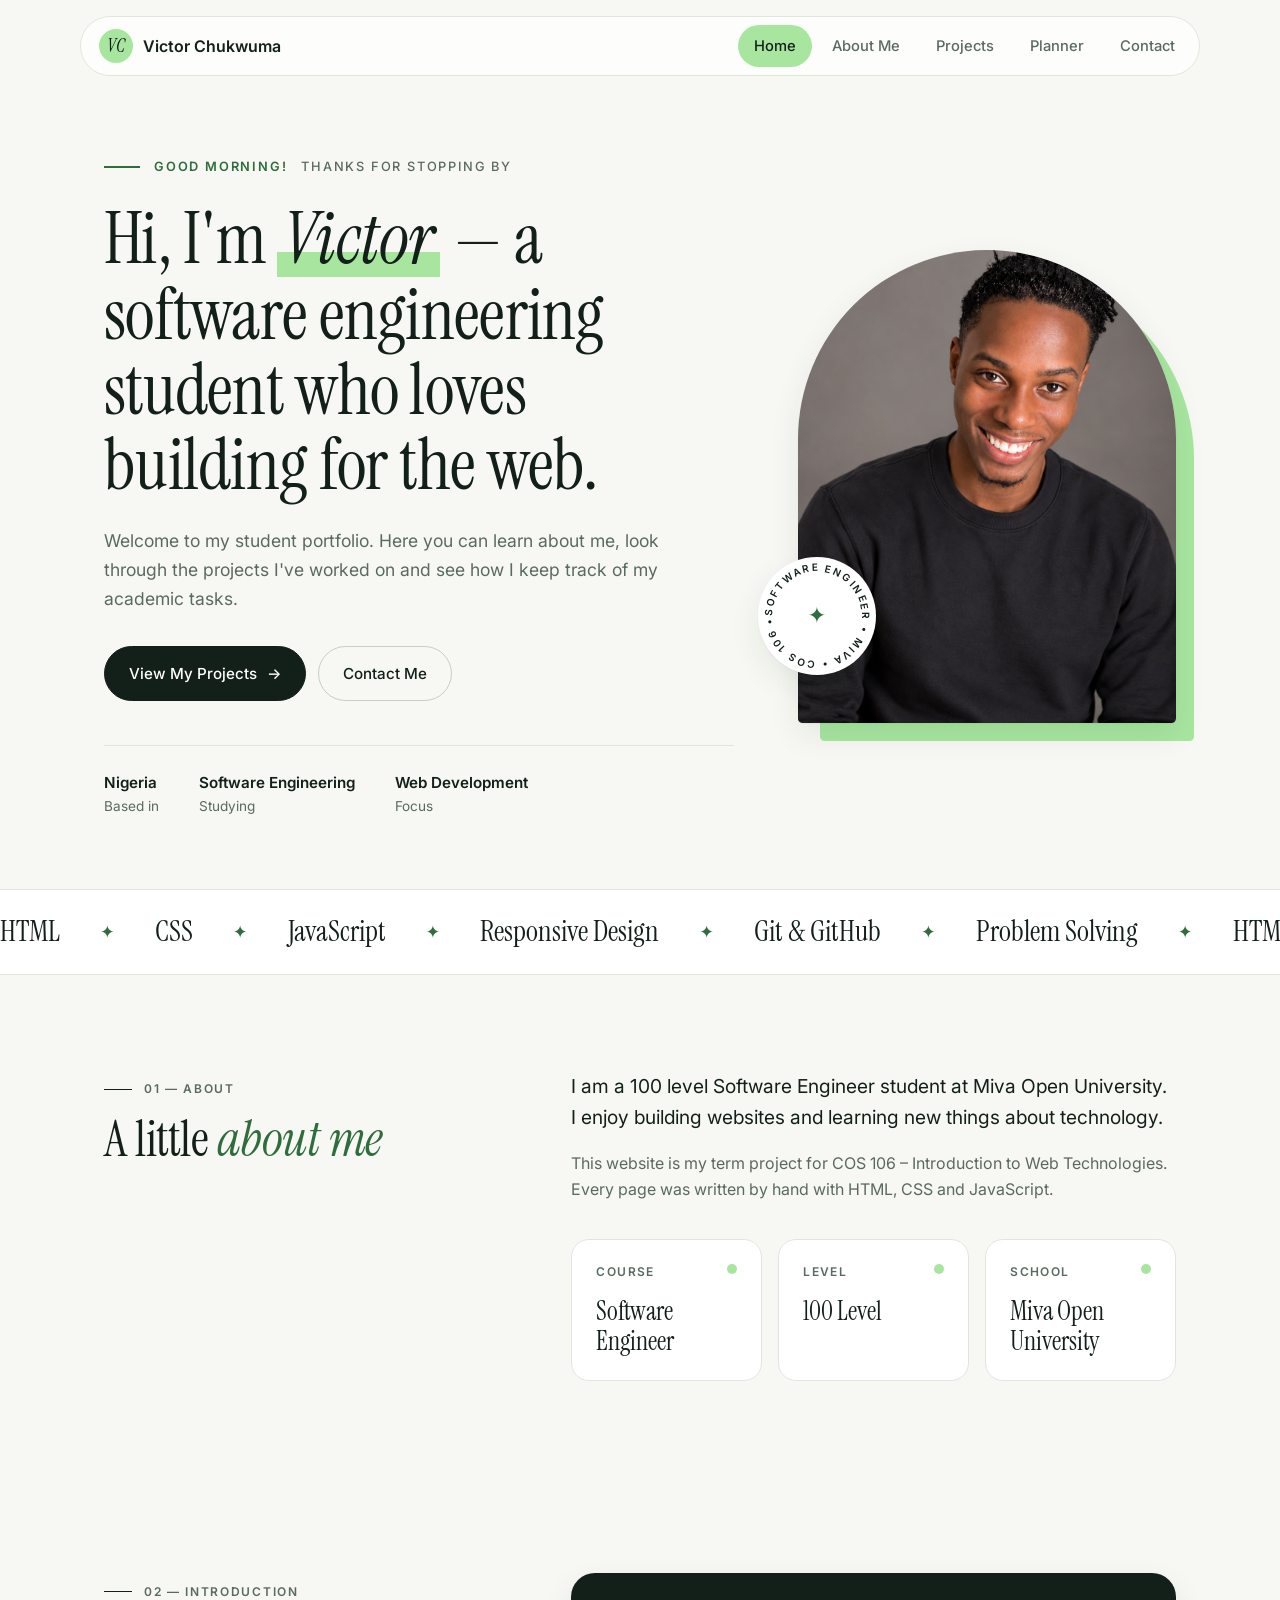
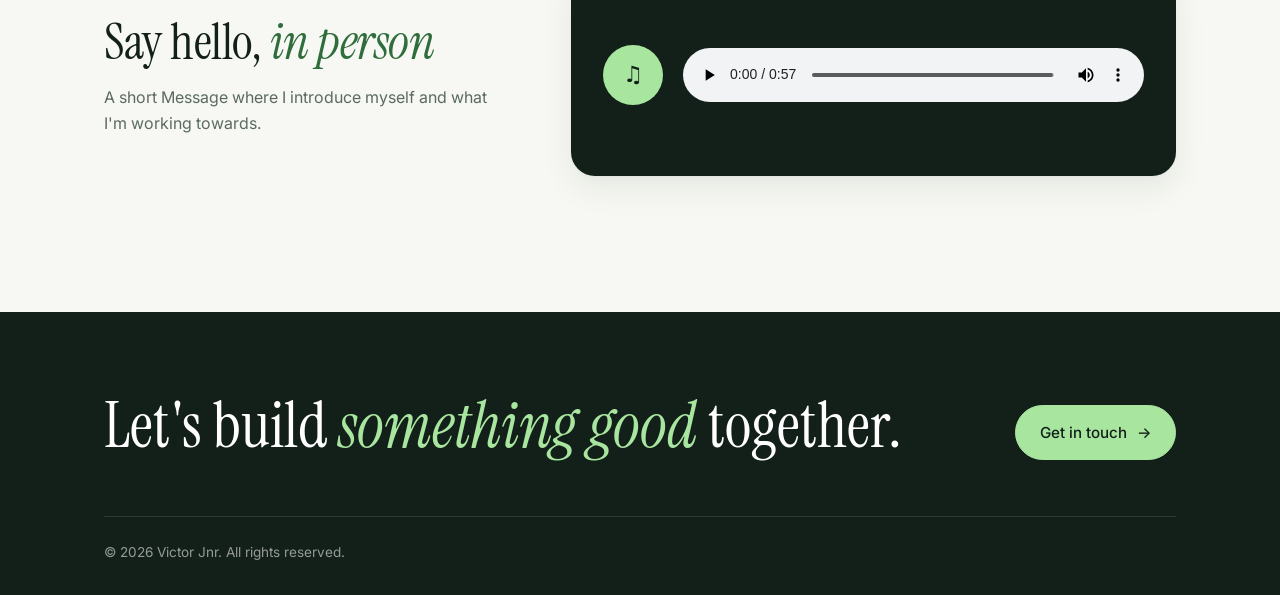
<file: index.html>
<!DOCTYPE html>
<!--
  =========================================================
  HOME PAGE  (index.html)
    - Name and photograph   -> see "HERO SECTION" below
    - Welcome message               -> see "HERO SECTION" below
    - Navigation menu               -> see "NAVIGATION MENU" below
    - Brief biography               -> see "BIOGRAPHY SECTION" below
    - Professional-looking layout   -> handled in css/style.css
  =========================================================
-->
<html lang="en">
<head>
  <meta charset="UTF-8">
  <meta name="viewport" content="width=device-width, initial-scale=1.0">
  <title>Home | Victor Chukwuma</title>

  <!-- Fonts from Google Fonts: "Instrument Serif" for headings, "Inter" for normal text -->
  <link rel="preconnect" href="https://fonts.googleapis.com">
  <link rel="preconnect" href="https://fonts.gstatic.com" crossorigin>
  <link href="https://fonts.googleapis.com/css2?family=Instrument+Serif:ital@0;1&family=Inter:wght@400;500;600&display=swap" rel="stylesheet">

  <!-- Tab icon (favicon) shown in the browser tab -->
  <link rel="icon" type="image/png" href="images/v.png">
  <link rel="stylesheet" href="css/style.css">
</head>
<body>

  <!-- ===================== HEADER + NAVIGATION MENU ===================== -->
  <header class="site-header">
    <a href="index.html" class="logo"><span class="logo-mark">VC</span>Victor Chukwuma</a>

    <!-- This button only shows on small screens (mobile menu). JS in js/main.js opens/closes it -->
    <button class="menu-toggle" id="menuToggle" aria-label="Open menu" aria-expanded="false">
      <span></span><span></span>
    </button>

    <nav>
      <ul class="nav-links" id="navLinks">
        <li><a href="index.html" class="active">Home</a></li>
        <li><a href="about.html">About Me</a></li>
        <li><a href="projects.html">Projects</a></li>
        <li><a href="planner.html">Planner</a></li>
        <li><a href="contact.html">Contact</a></li>
      </ul>
    </nav>
  </header>

  <!--  Proper semantic HTML - <main> holds the main content of the page -->
  <main>

    <!-- ===================== HERO SECTION ===================== -->
    <!--  Homepage - student name, photograph and welcome message.  Professional-looking layout (CSS Grid, see style.css section 5) -->
    <section class="hero">
      <div class="hero-text">

        <!-- Greeting pill. JS in js/main.js (section 2) changes "Hello!" to
             Good morning / afternoon / evening based on the time -->
        <p class="eyebrow">
          <span class="greeting" id="greeting">Hello!</span>
          Thanks for stopping by
        </p>

        <!-- About me -->
        <h1>Hi, I'm <span class="highlight">Victor</span> &mdash; a software engineering student who loves building for the web.</h1>

        <!--  Welcome message.  -->
        <p class="welcome">
          Welcome to my student portfolio. Here you can learn about me,
          look through the projects I've worked on and see how I keep track of my academic tasks.
        </p>

        <!-- Hyperlinks (styled as buttons) -->
        <div class="hero-buttons">
          <a href="projects.html" class="btn">View My Projects <span class="arrow">&rarr;</span></a>
          <a href="contact.html" class="btn btn-outline">Contact Me</a>
        </div>

        <!-- Quick facts  -->
        <ul class="hero-meta">
          <li><strong>Nigeria</strong>Based in</li>
          <li><strong>Software Engineering</strong>Studying</li>
          <li><strong>Web Development</strong>Focus</li>
        </ul>
      </div>

      <!-- Images - My PHOTOGRAPH. Proper semantic HTML - <figure> wraps an image -->
      <figure class="hero-photo">
        <div class="photo-frame">
          <!-- My profile photo -->
          <img src="images/PrPic.png" alt="vik jnr" class="profile-photo">
        </div>

        <!-- Spinning round badge. The text goes around a circle drawn with SVG.
             -->
        <div class="badge" aria-hidden="true">
          <svg viewBox="0 0 100 100">
            <defs>
              <path id="badgeCircle" d="M50,50 m-38,0 a38,38 0 1,1 76,0 a38,38 0 1,1 -76,0"></path>
            </defs>
            <text>
              <textPath href="#badgeCircle" textLength="236" lengthAdjust="spacing">SOFTWARE ENGINEER &bull; MIVA &bull; COS 106 &bull;</textPath>
            </text>
          </svg>
          <span class="badge-center">&#10022;</span>
        </div>
      </figure>
    </section>

    <!-- ===================== MOVING WORDS (MARQUEE) ===================== -->
    <!-- Just decoration. The words are written twice so the animation loops smoothly. -->
    <div class="marquee" aria-hidden="true">
      <div class="marquee-track">
        <span>HTML</span><span class="star">&#10022;</span>
        <span>CSS</span><span class="star">&#10022;</span>
        <span>JavaScript</span><span class="star">&#10022;</span>
        <span>Responsive Design</span><span class="star">&#10022;</span>
        <span>Git &amp; GitHub</span><span class="star">&#10022;</span>
        <span>Problem Solving</span><span class="star">&#10022;</span>
        <span>HTML</span><span class="star">&#10022;</span>
        <span>CSS</span><span class="star">&#10022;</span>
        <span>JavaScript</span><span class="star">&#10022;</span>
        <span>Responsive Design</span><span class="star">&#10022;</span>
        <span>Git &amp; GitHub</span><span class="star">&#10022;</span>
        <span>Problem Solving</span><span class="star">&#10022;</span>
      </div>
    </div>

    <!-- ===================== BIOGRAPHY SECTION ===================== -->
    <!--  Brief biography. "split" = two columns (CSS Grid).  Proper semantic HTML - <section> -->
    <section class="section split">
      <div class="section-head reveal">
        <span class="section-label">01 &mdash; About</span>
        <h2>A little <em>about me</em></h2>
      </div>

      <div class="reveal">
        <!--  My short bio here  -->
        <p class="lead">
          I am a 100 level Software Engineer student at Miva Open University.
          I enjoy building websites and learning new things about technology.
        </p>
        <p class="muted">
          This website is my term project for COS 106 &ndash; Introduction to Web Technologies.
          Every page was written by hand with HTML, CSS and JavaScript.
        </p>

        <!-- Quick facts shown as cards (uses CSS Grid in style.css) -->
        <div class="card-grid">
          <div class="card">
            <h3>Course</h3>
            <p>Software Engineer</p>
          </div>
          <div class="card">
            <h3>Level</h3>    
            <p>100 Level</p>
          </div>
          <div class="card">
            <h3>School</h3>
            <p>Miva Open University</p>
          </div>
        </div>
      </div>
    </section>

    <!-- ===================== AUDIO SECTION ===================== -->
    <!-- Multimedia (audio). This used to be a video; it was changed to an audio
         intro. Styled by ".intro-audio" in css/style.css (section 5). -->
    <section class="section split">
      <div class="section-head reveal">
        <span class="section-label">02 &mdash; Introduction</span>
        <h2>Say hello, <em>in person</em></h2>
        <p class="muted">A short Message where I introduce myself and what I'm working towards.</p>
      </div>

      <div class="reveal intro-audio">
        <!-- Music-note icon in a green circle (just decoration) -->
        <div class="intro-audio-icon" aria-hidden="true">&#9835;</div>
        <!-- PUT YOUR AUDIO HERE: save a short voice note in the "audio" folder as "intro.mp3"
             (or change the src below to your own file name) -->
        <audio controls>
          <source src="audio/Homevc.mp3" type="audio/mpeg">
          <!-- This text shows only if the browser can't play audio -->
          Sorry, your browser does not support the audio tag.
        </audio>
      </div>
    </section>

  </main>

  <!-- ===================== FOOTER ===================== -->
  <footer class="site-footer">
    <div class="footer-inner">
      <p class="footer-big">Let's build <em>something good</em> together.</p>
      <a href="contact.html" class="btn btn-light">Get in touch <span class="arrow">&rarr;</span></a>
    </div>
    <div class="footer-bottom">
      <!-- The year is filled in automatically by JS (see js/main.js).  -->
      <p>&copy; <span id="year">2026</span> Victor Jnr. All rights reserved.</p>

    </div>
  </footer>

  <!-- JavaScript file shared by every page (menu, greeting, footer year, scroll effects) -->
  <script src="js/main.js"></script>
</body>
</html>
</file>
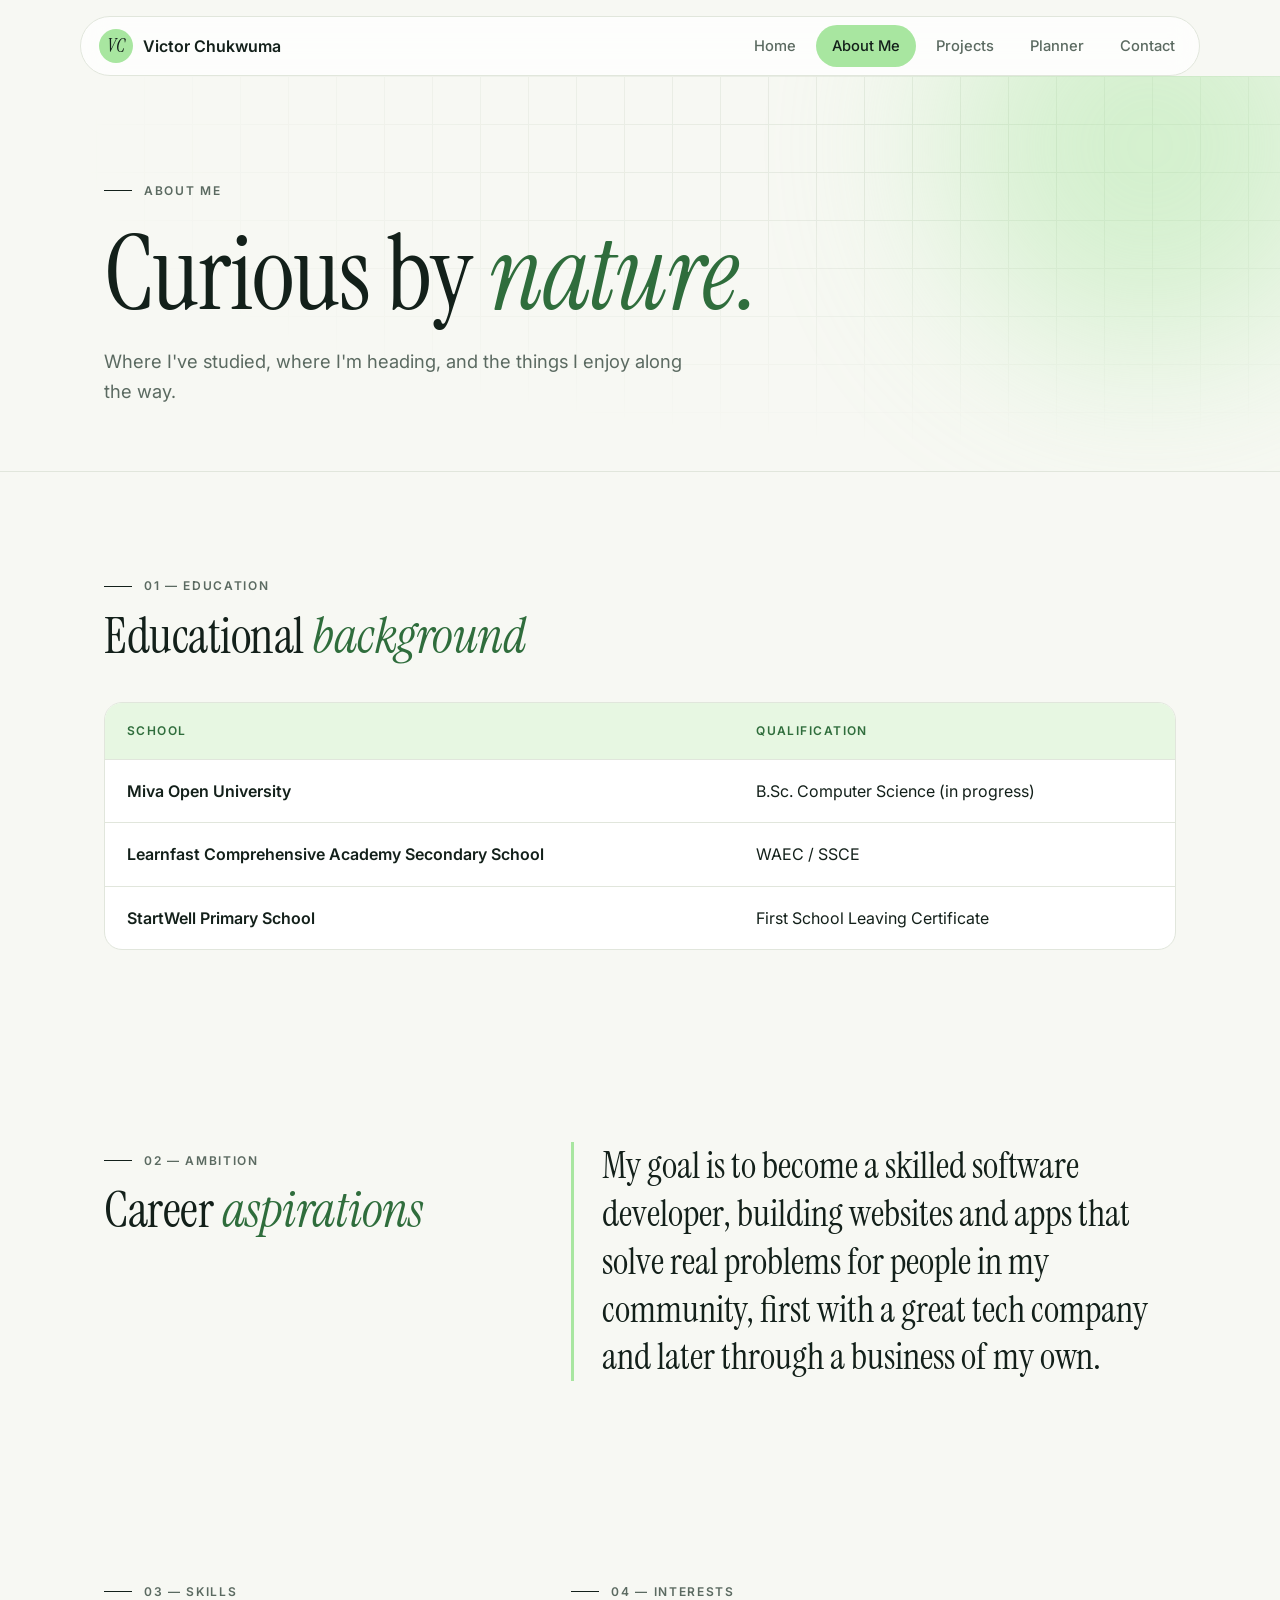
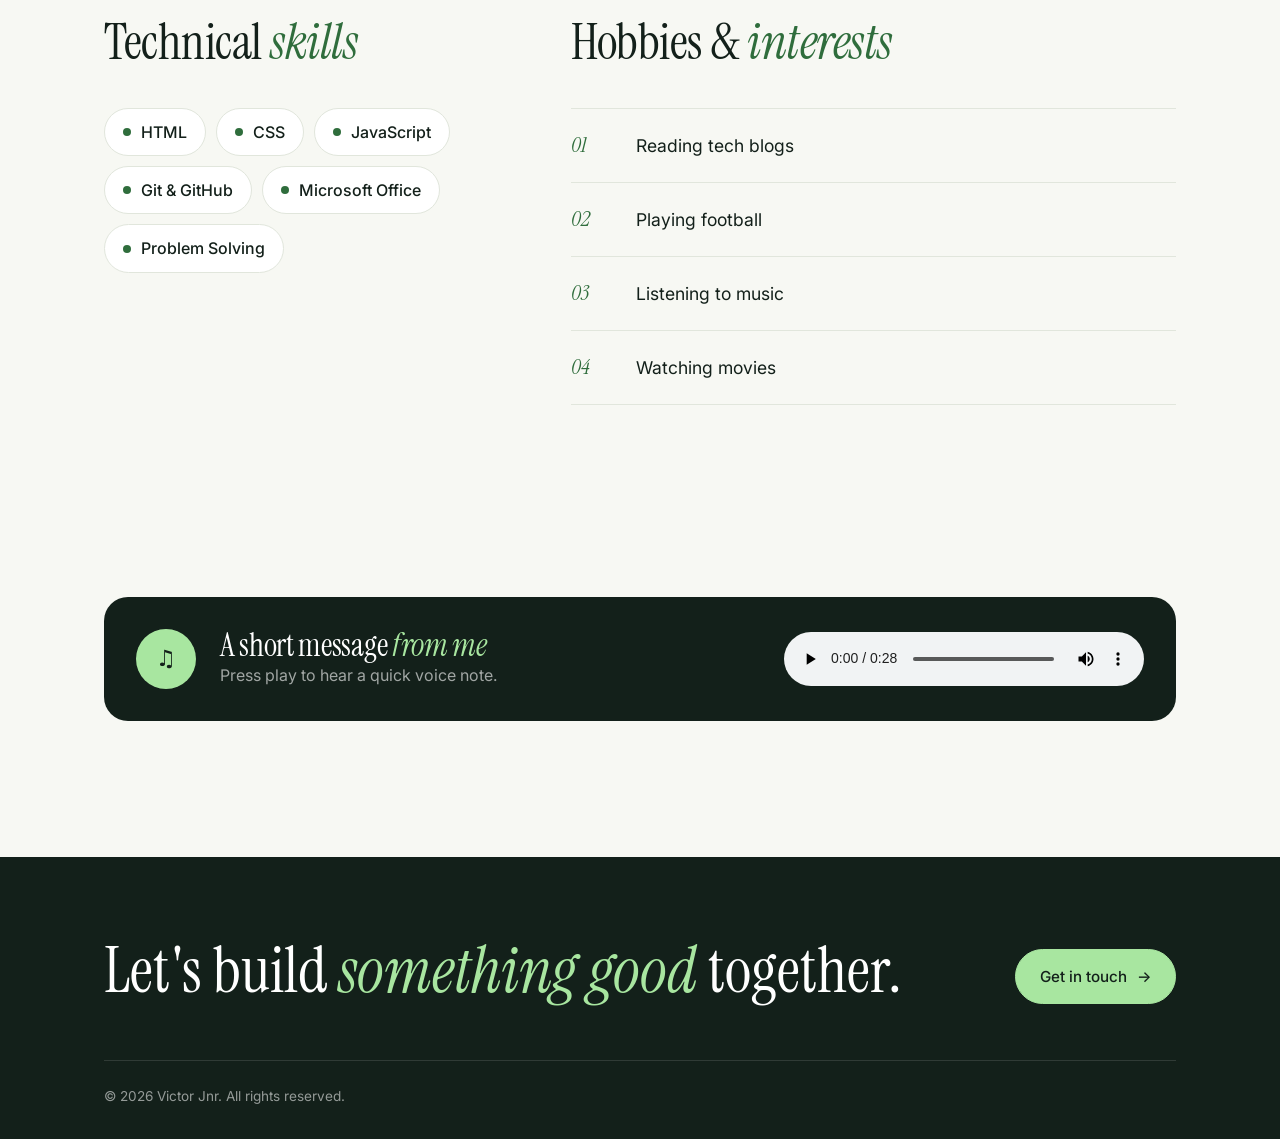
<file: about.html>
<!DOCTYPE html>
<!--
  =========================================================
  ABOUT ME PAGE  (about.html)
  PDF Requirement 2: About Me Page
    - Educational background  -> see "EDUCATION" (uses a TABLE)
    - Career aspirations      -> see "CAREER ASPIRATIONS"
    - Technical skills        -> see "TECHNICAL SKILLS" (uses a LIST)
    - Hobbies and interests   -> see "HOBBIES" (uses a LIST)
  =========================================================
-->
<html lang="en">
<head>
  <meta charset="UTF-8">
  <meta name="viewport" content="width=device-width, initial-scale=1.0">
  <title>About Me | Victor Chukwuma</title>
  <!-- Fonts from Google Fonts -->
  <link rel="preconnect" href="https://fonts.googleapis.com">
  <link rel="preconnect" href="https://fonts.gstatic.com" crossorigin>
  <link href="https://fonts.googleapis.com/css2?family=Instrument+Serif:ital@0;1&family=Inter:wght@400;500;600&display=swap" rel="stylesheet">
  <!-- External CSS stylesheet -->
  <!-- Tab icon (favicon) shown in the browser tab -->
  <link rel="icon" type="image/png" href="images/v.png">
  <link rel="stylesheet" href="css/style.css">
</head>
<body>

  <!-- ===================== HEADER + NAVIGATION MENU ===================== -->
  <!--Proper semantic HTML - <header> holds the logo and the menu -->
  <header class="site-header">
    <a href="index.html" class="logo"><span class="logo-mark">VC</span>Victor Chukwuma</a>
    <button class="menu-toggle" id="menuToggle" aria-label="Open menu" aria-expanded="false">
      <span></span><span></span>
    </button>
    <!-- Navigation menu + Hyperlinks + Lists (a semantic <nav> holding a <ul> list of links) -->
    <nav>
      <ul class="nav-links" id="navLinks">
        <li><a href="index.html">Home</a></li>
        <li><a href="about.html" class="active">About Me</a></li>
        <li><a href="projects.html">Projects</a></li>
        <li><a href="planner.html">Planner</a></li>
        <li><a href="contact.html">Contact</a></li>
      </ul>
    </nav>
  </header>

  <!-- Proper semantic HTML - <main> holds the main content of the page -->
  <main>

    <!-- Page title banner.  -->
    <section class="page-banner">
      <span class="section-label">About me</span>
      <h1>Curious by <em>nature.</em></h1>
      <p>Where I've studied, where I'm heading, and the things I enjoy along the way.</p>
    </section>

    <!-- ===================== EDUCATION ===================== -->
    <!--  Educational background  +  Tables (<table>, <thead>, <tbody>, <tr>, <th>, <td>)  +  -->
    <section class="section">
      <div class="section-head reveal">
        <span class="section-label">01 &mdash; Education</span>
        <h2>Educational <em>background</em></h2>
      </div>

      <!-- The wrapper div lets the table scroll sideways on small phones -->
      <div class="table-wrapper reveal">
        <table>
          <thead>
            <tr>
              <th>School</th>
              <th>Qualification</th>
            </tr>
          </thead>
          <tbody>
            <tr>
              <td>Miva Open University</td>
              <td>B.Sc. Computer Science (in progress)</td>
            </tr>
            <tr>
              <td>Learnfast Comprehensive Academy Secondary School</td>
              <td>WAEC / SSCE</td>
            </tr>
            <tr>
              <td>StartWell Primary School</td>
              <td>First School Leaving Certificate</td>
            </tr>
          </tbody>
        </table>
      </div>
    </section>

    <!-- ===================== CAREER ASPIRATIONS ===================== -->
    <!-- Career aspirations -->
    <section class="section split">
      <div class="section-head reveal">
        <span class="section-label">02 &mdash; Ambition</span>
        <h2>Career <em>aspirations</em></h2>
      </div>

      <!-- What I want to become -->
      <p class="statement reveal">
        My goal is to become a skilled software developer, building websites and apps
        that solve real problems for people in my community, first with a great tech company
        and later through a business of my own.
      </p>
    </section>

    <!-- ===================== SKILLS + HOBBIES ===================== -->
    <!-- Two columns side by side (CSS Grid "split" class) -->
    <section class="section split">

      <!-- TECHNICAL SKILLS  -   Technical skills + Lists (unordered list) -->
      <div class="reveal">
        <div class="section-head">
          <span class="section-label">03 &mdash; Skills</span>
          <h2>Technical <em>skills</em></h2>
        </div>
        <!--My skills <li> -->
        <ul class="skills-list">
          <li>HTML</li>
          <li>CSS</li>
          <li>JavaScript</li>
          <li>Git &amp; GitHub</li>
          <li>Microsoft Office</li>
          <li>Problem Solving</li>
        </ul>
      </div>

      <!-- HOBBIES   -->
      <div class="reveal">
        <div class="section-head">
          <span class="section-label">04 &mdash; Interests</span>
          <h2>Hobbies &amp; <em>interests</em></h2>
        </div>
    
        <ol class="hobbies-list">
          <li>Reading tech blogs</li>
          <li>Playing football</li>
          <li>Listening to music</li>
          <li>Watching movies</li>
        </ol>
      </div>
    </section>

    <!-- ===================== AUDIO ===================== -->
    <!--Multimedia (audio) - an extra example of multimedia -->
    <section class="section">
      <div class="audio-card reveal">
        <div class="audio-icon" aria-hidden="true">&#9835;</div>
        <div class="audio-text">
          <h2>A short message <em>from me</em></h2>
          <p>Press play to hear a quick voice note.</p>
        </div>

        <!-- My audio -->
        <audio controls>
          <source src="audio/Aboutvc.mp3" type="audio/mpeg">
          Sorry, your browser does not support the audio tag.
        </audio>
      </div>
    </section>

  </main>

  <footer class="site-footer">
    <div class="footer-inner">
      <p class="footer-big">Let's build <em>something good</em> together.</p>
      <a href="contact.html" class="btn btn-light">Get in touch <span class="arrow">&rarr;</span></a>
    </div>
    <div class="footer-bottom">
    
      <p>&copy; <span id="year">2026</span> Victor Jnr. All rights reserved.</p>
    </div>
  </footer>

  <script src="js/main.js"></script>
</body>
</html>
</file>
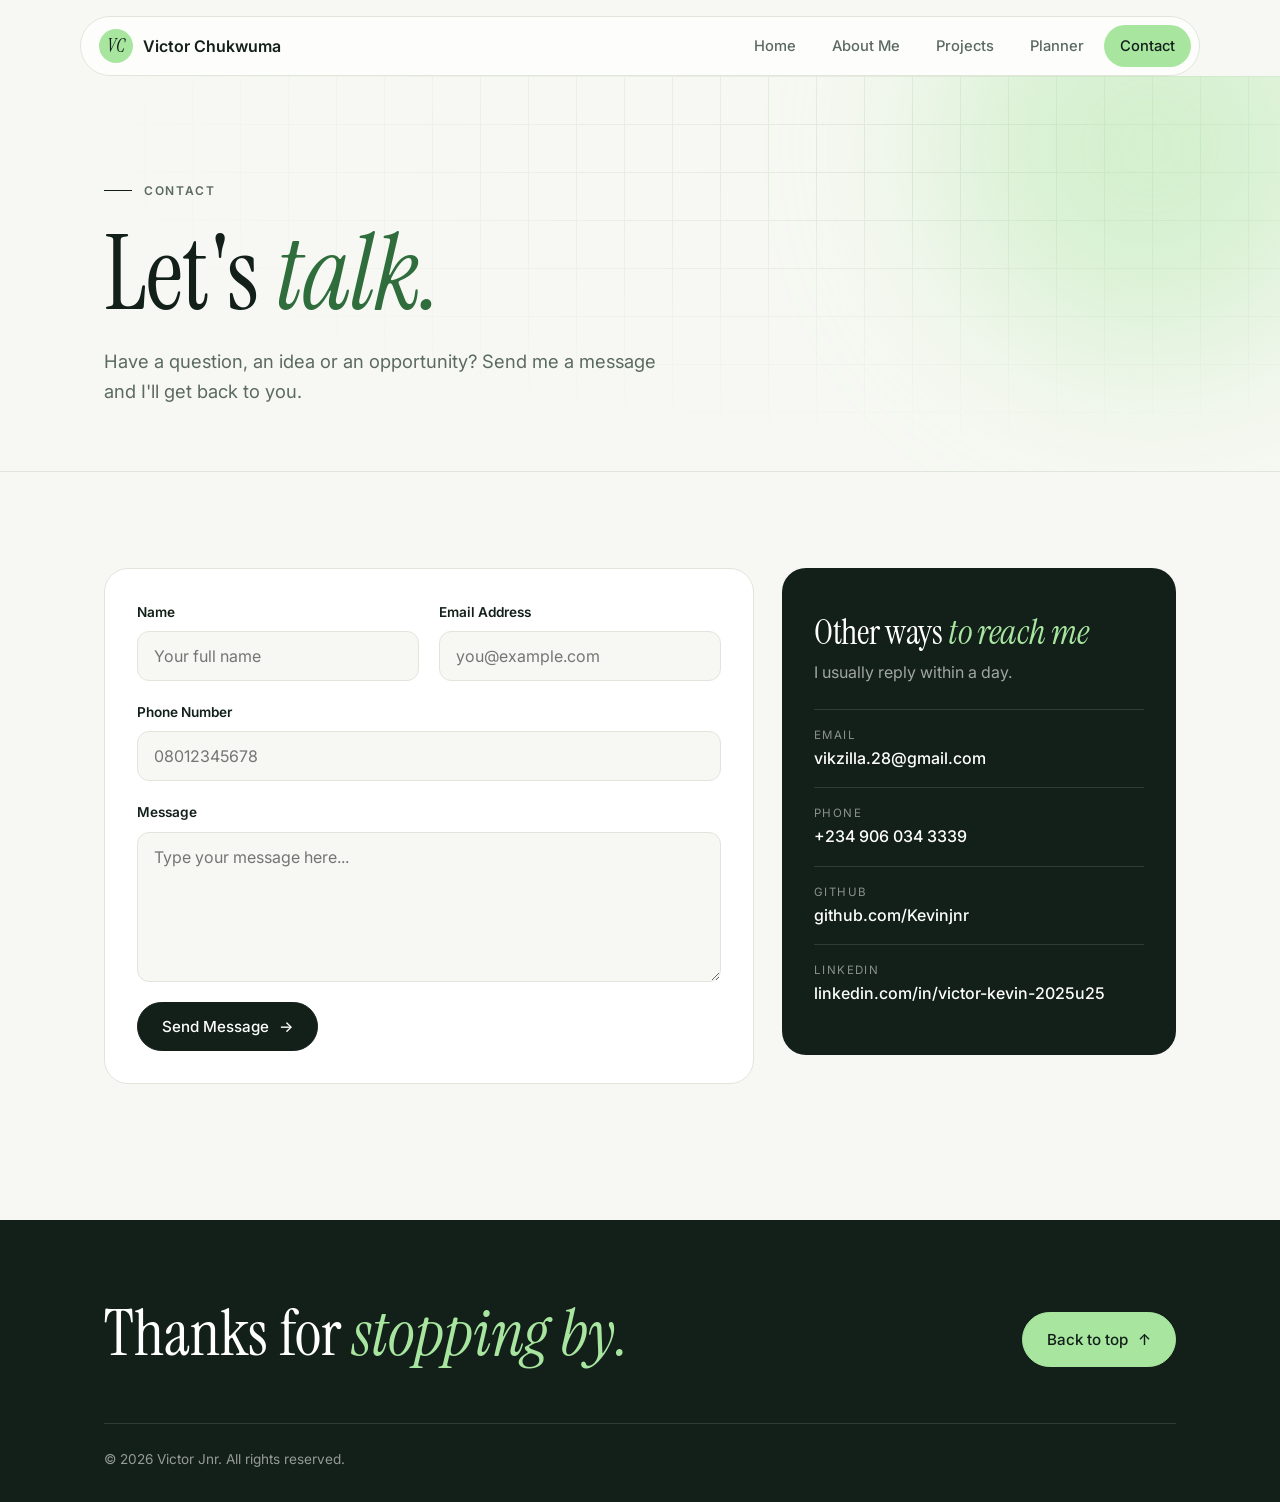
<file: contact.html>
<!DOCTYPE html>
<!--
  =========================================================
  CONTACT PAGE  (contact.html)
    - Form with Name, Email Address, Phone Number, Message -> see "CONTACT FORM"
    - JavaScript validation -> all in js/contact.js
        * No field is empty
        * Email format is valid
        * Phone number contains only digits      
  =========================================================
-->
<html lang="en">
<head>
  <meta charset="UTF-8">
  <meta name="viewport" content="width=device-width, initial-scale=1.0">
  <title>Contact | Victor Chukwuma</title>
  <!-- Fonts from Google Fonts -->
  <link rel="preconnect" href="https://fonts.googleapis.com">
  <link rel="preconnect" href="https://fonts.gstatic.com" crossorigin>
  <link href="https://fonts.googleapis.com/css2?family=Instrument+Serif:ital@0;1&family=Inter:wght@400;500;600&display=swap" rel="stylesheet">
 
  <!-- Tab icon (favicon) shown in the browser tab -->
  <link rel="icon" type="image/png" href="images/v.png">
  <link rel="stylesheet" href="css/style.css">
</head>
<body id="top">

  <!-- ===================== HEADER + NAVIGATION MENU ===================== -->
  <!-- Proper semantic HTML - <header> holds the logo and the menu -->
  <header class="site-header">
    <a href="index.html" class="logo"><span class="logo-mark">VC</span>Victor Chukwuma</a>
    <button class="menu-toggle" id="menuToggle" aria-label="Open menu" aria-expanded="false">
      <span></span><span></span>
    </button>
    <!-- Navigation menu + Hyperlinks + Lists (a semantic <nav> holding a <ul> list of links) -->
    <nav>
      <ul class="nav-links" id="navLinks">
        <li><a href="index.html">Home</a></li>
        <li><a href="about.html">About Me</a></li>
        <li><a href="projects.html">Projects</a></li>
        <li><a href="planner.html">Planner</a></li>
        <li><a href="contact.html" class="active">Contact</a></li>
      </ul>
    </nav>
  </header>
  <main>

    <section class="page-banner">
      <span class="section-label">Contact</span>
      <h1>Let's <em>talk.</em></h1>
      <p>Have a question, an idea or an opportunity? Send me a message and I'll get back to you.</p>
    </section>

    <!--  Proper semantic HTML - <section>. It uses CSS Grid to put the form and contact details side by side -->
    <section class="section contact-wrapper">

      <!-- ===================== CONTACT FORM ===================== -->
      <!-- Forms. "novalidate" turns off the browser's own checks so OUR JavaScript does the validation -->
      <!-- Formspree: "action" is the address the form is sent to (js/contact.js sends it with fetch).
           Every input needs a "name" attribute, or Formspree won't receive that field. -->
      <form id="contactForm" class="contact-form" action="https://formspree.io/f/mrppvkop" method="POST" novalidate>

        <!-- Name and Email sit side by side on big screens -->
        <div class="form-row">
          <!-- Name field -->
          <div class="field">
            <label for="name">Name</label>
            <input type="text" id="name" placeholder="Your full name" name="name">
            <!-- Each <small> is where JS shows the error for that field -->
            <small class="error" id="nameError"></small>
          </div>

          <!-- Email Address field -->
          <div class="field">
            <label for="email">Email Address</label>
            <input type="email" id="email" placeholder="you@example.com" name="email">
            <small class="error" id="emailError"></small>
          </div>
        </div>

        <!-- Phone Number field -->
        <div class="field">
          <label for="phone">Phone Number</label>
          <input type="tel" id="phone" placeholder="08012345678" name="phone">
          <small class="error" id="phoneError"></small>
        </div>

        <!-- Message field -->
        <div class="field">
          <label for="message">Message</label>
          <textarea id="message" rows="6" placeholder="Type your message here..." name="message"></textarea>
          <small class="error" id="messageError"></small>
        </div>

        <button type="submit" class="btn">Send Message <span class="arrow">&rarr;</span></button>

        <!-- Dynamic content updates - success message shows here after the form passes validation (filled by JS) -->
        <p class="success" id="successMessage"></p>
      </form>

      <!-- ===================== CONTACT DETAILS ===================== -->
      <!-- Proper semantic HTML - <aside> = extra information next to the form -->
      <aside class="contact-details">
        <h2>Other ways <em>to reach me</em></h2>
        <p>I usually reply within a day.</p>
        <ul>
          <li><span>Email</span><a href="mailto:youremail@example.com">vikzilla.28@gmail.com</a></li>
          <li><span>Phone</span><a href="tel:+2348000000000">+234 906 034 3339</a></li>
          <li><span>GitHub</span><a href="https://github.com/Kevinjnr" target="_blank">github.com/Kevinjnr</a></li>
          <li><span>LinkedIn</span><a href="https://www.linkedin.com/in/victor-kevin-2025u25/" target="_blank">linkedin.com/in/victor-kevin-2025u25</a></li>
        </ul>
      </aside>

    </section>

  </main>

  <footer class="site-footer">
    <div class="footer-inner">
      <p class="footer-big">Thanks for <em>stopping by.</em></p>
      <!-- "#top" scrolls back to the top of this page -->
      <a href="#top" class="btn btn-light">Back to top <span class="arrow">&uarr;</span></a>
    </div>
    <div class="footer-bottom">
      <p>&copy; <span id="year">2026</span> Victor Jnr. All rights reserved.</p>
    </div>
  </footer>

  <!-- main.js = menu + footer year,  contact.js = form validation -->
  <script src="js/main.js"></script>
  <script src="js/contact.js"></script>
</body>
</html>
</file>
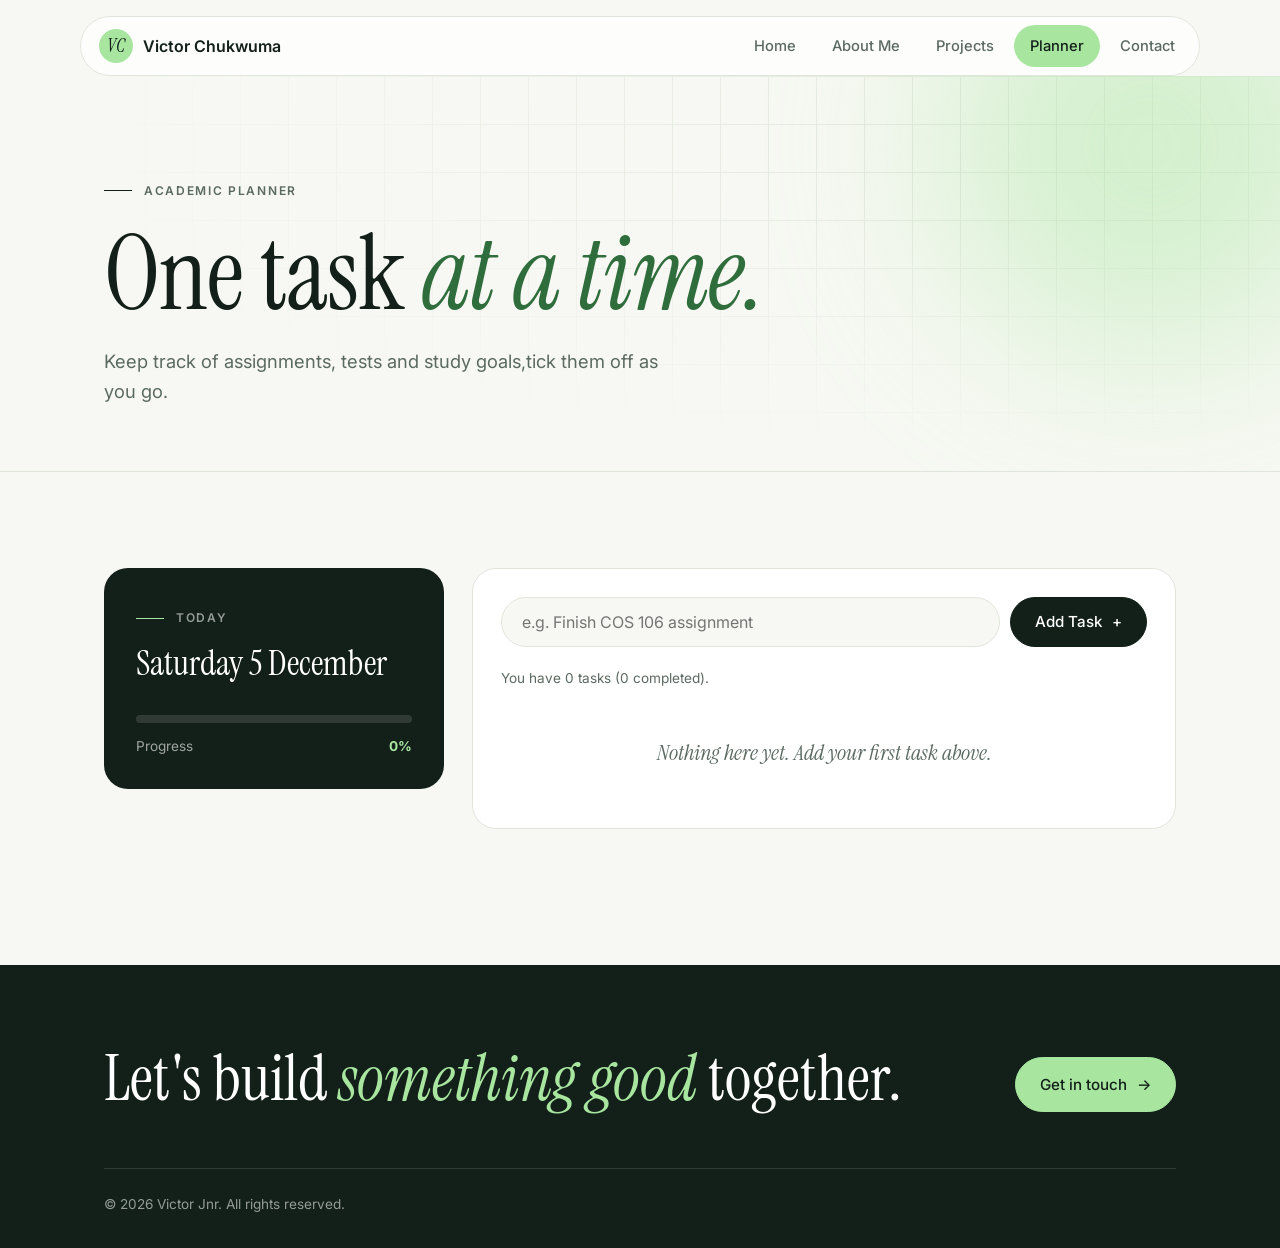
<file: planner.html>
<!DOCTYPE html>
<!--
  =========================================================
  ACADEMIC PLANNER PAGE  (planner.html)
    - Add tasks               -> the form below + addTask() in js/planner.js
    - Mark tasks as completed -> the round button + toggleTask() in js/planner.js
    - Delete tasks            -> the "Delete" button + deleteTask() in js/planner.js
    - JavaScript must be used -> all of it is in js/planner.js
  =========================================================
-->
<html lang="en">
<head>
  <meta charset="UTF-8">
  <meta name="viewport" content="width=device-width, initial-scale=1.0">
  <title>Academic Planner | Victor Chukwuma</title>
  <!-- Fonts from Google Fonts -->
  <link rel="preconnect" href="https://fonts.googleapis.com">
  <link rel="preconnect" href="https://fonts.gstatic.com" crossorigin>
  <link href="https://fonts.googleapis.com/css2?family=Instrument+Serif:ital@0;1&family=Inter:wght@400;500;600&display=swap" rel="stylesheet">
  <!-- External CSS stylesheet -->
  <!-- Tab icon (favicon) shown in the browser tab -->
  <link rel="icon" type="image/png" href="images/v.png">
  <link rel="stylesheet" href="css/style.css">
</head>
<body>

  <!-- ===================== HEADER + NAVIGATION MENU ===================== -->
  <!--  Proper semantic HTML - <header> holds the logo and the menu -->
  <header class="site-header">
    <a href="index.html" class="logo"><span class="logo-mark">VC</span>Victor Chukwuma</a>
    <button class="menu-toggle" id="menuToggle" aria-label="Open menu" aria-expanded="false">
      <span></span><span></span>
    </button>
    <!-- Navigation menu + Hyperlinks + Lists (a semantic <nav> holding a <ul> list of links) -->
    <nav>
      <ul class="nav-links" id="navLinks">
        <li><a href="index.html">Home</a></li>
        <li><a href="about.html">About Me</a></li>
        <li><a href="projects.html">Projects</a></li>
        <li><a href="planner.html" class="active">Planner</a></li>
        <li><a href="contact.html">Contact</a></li>
      </ul>
    </nav>
  </header>

  <!-- Proper semantic HTML - <main> holds the main content of the page -->
  <main>

    <!-- Page title banner -->
    <section class="page-banner">
      <span class="section-label">Academic planner</span>
      <h1>One task <em>at a time.</em></h1>
      <p>Keep track of assignments, tests and study goals,tick them off as you go.</p>
    </section>

    <section class="section planner-layout">

      <!-- ===================== SUMMARY PANEL ===================== -->
      <!--  Proper semantic HTML - <aside> = side content.  Dynamic content updates - JS fills in the date and progress -->
      <aside class="planner-summary">
        <span class="section-label">Today</span>
        <!-- JS writes today's date here (see js/planner.js) -->
        <p class="today" id="todayDate">Today</p>

        <!-- Progress bar - JS changes the width of the green bar -->
        <div class="progress">
          <div class="progress-bar" id="progressBar"></div>
        </div>
        <p class="progress-text">
          <span>Progress</span>
          <strong id="progressText">0%</strong>
        </p>
      </aside>

      <!-- ===================== TASKS PANEL ===================== -->
      <div class="planner-main">

        <!-- ADD TASK FORM  -->
        <form id="taskForm" class="task-form">
          <input type="text" id="taskInput" placeholder="e.g. Finish COS 106 assignment" aria-label="New task">
          <button type="submit" class="btn">Add Task <span class="arrow">+</span></button>
        </form>

        <!-- Error message shows here if you try to add an empty task (filled by JS) -->
        <p class="error" id="taskError"></p>

        <!-- Task counter - JS updates this text every time the list changes -->
        <p class="task-count" id="taskCount">You have 0 tasks.</p>

        <!-- TASK LIST  -  This list starts empty. JS creates a <li> for each task.
            Mark tasks as completed + Delete tasks - every task JS creates gets a round (tick) button
             and a "Delete" button (see showTasks() in js/planner.js) -->
        <ul id="taskList" class="task-list"></ul>
      </div>

    </section>

  </main>

  <!-- Proper semantic HTML - <footer> at the bottom of every page -->
  <footer class="site-footer">
    <div class="footer-inner">
      <p class="footer-big">Let's build <em>something good</em> together.</p>
      <a href="contact.html" class="btn btn-light">Get in touch <span class="arrow">&rarr;</span></a>
    </div>
    <div class="footer-bottom">
      <p>&copy; <span id="year">2026</span> Victor Jnr. All rights reserved.</p>
    </div>
  </footer>

  <!-- main.js = menu + footer year,  planner.js = the planner code -->
  <script src="js/main.js"></script>
  <script src="js/planner.js"></script>
</body>
</html>
</file>
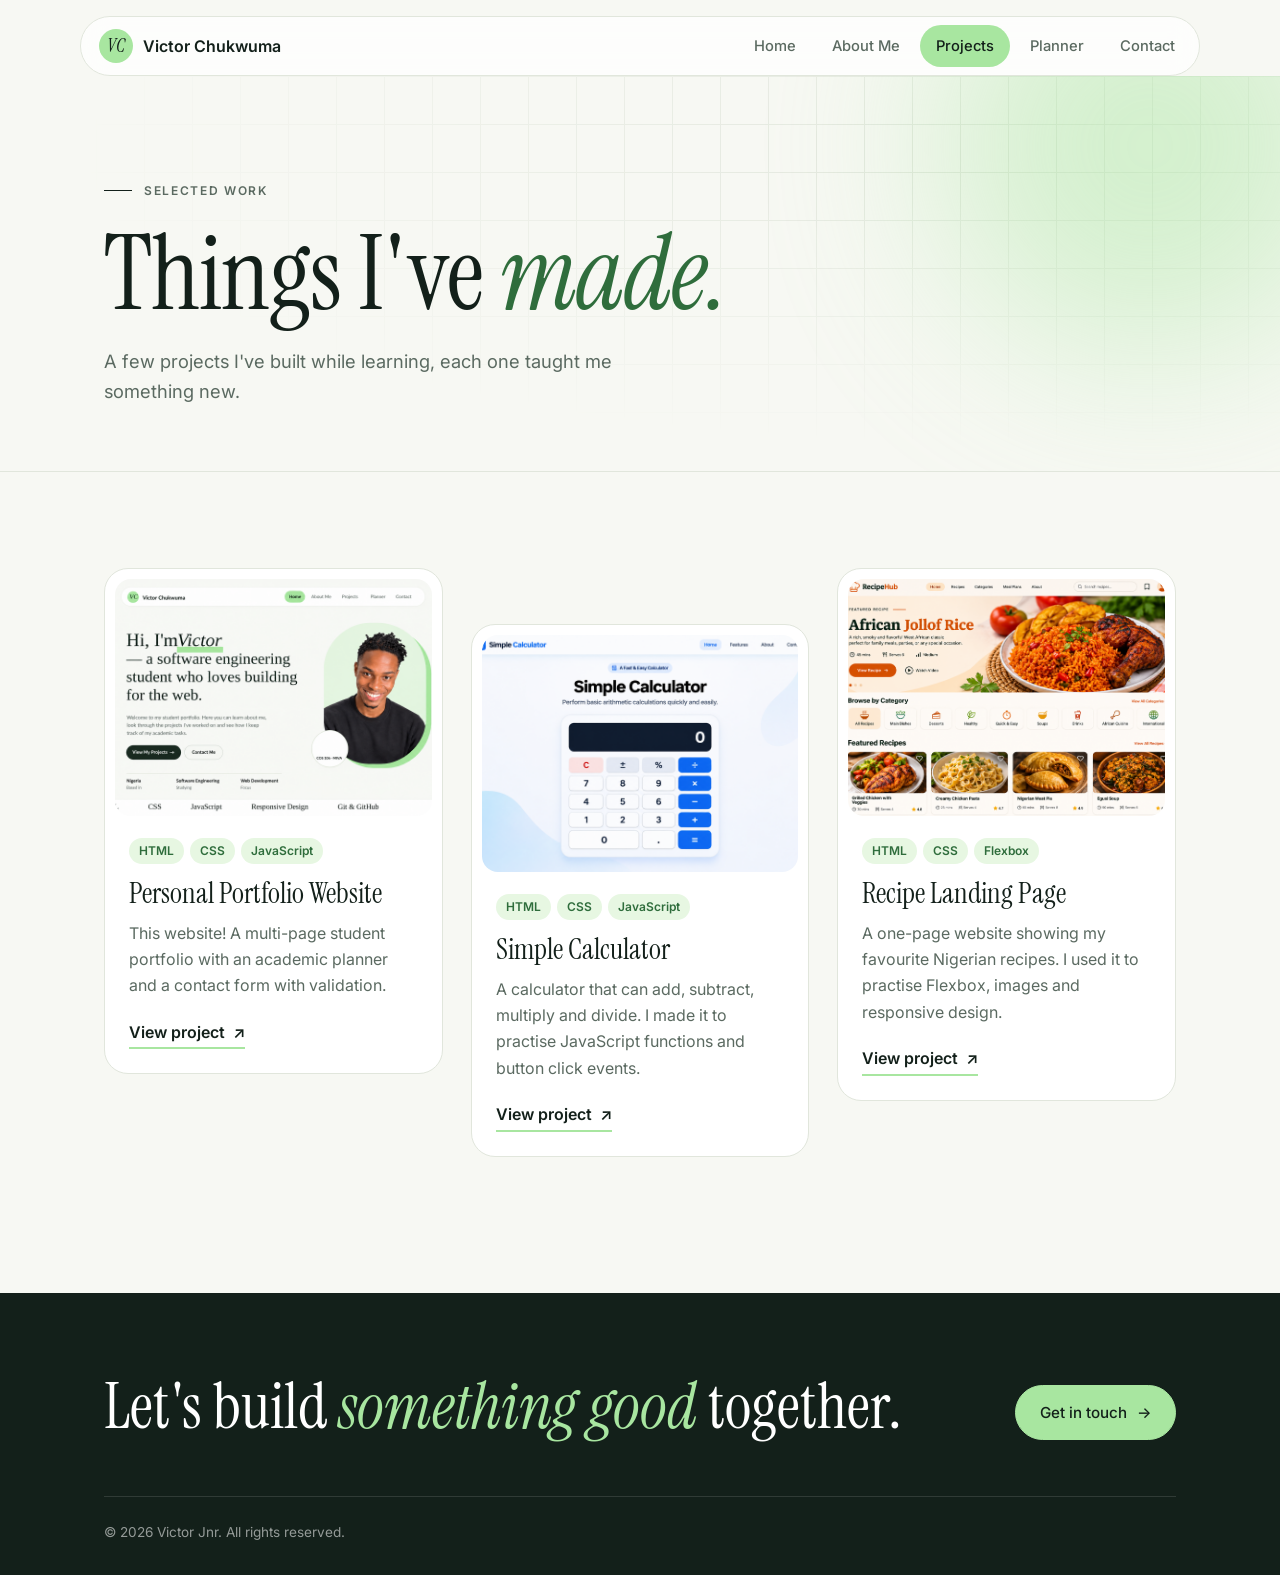
<file: projects.html>
<!DOCTYPE html>
<!--
  =========================================================
  PROJECTS PAGE  (projects.html)
    - Three sample projects   -> see "PROJECT 1", "PROJECT 2", "PROJECT 3"
    - Project descriptions    -> the <p> inside each project card
    - Images/screenshots      -> the <img> inside each project card
    - Links (real or simulated) -> the "View project" link in each card
  =========================================================
-->
<html lang="en">
<head>
  <meta charset="UTF-8">
  <!--  Responsive design + Mobile-friendly interface - this line makes the page fit phone screens -->
  <meta name="viewport" content="width=device-width, initial-scale=1.0">
  <!-- My name -->
  <title>Projects | Victor Chukwuma</title>

  <!-- Fonts from Google Fonts -->
  <link rel="preconnect" href="https://fonts.googleapis.com">
  <link rel="preconnect" href="https://fonts.gstatic.com" crossorigin>
  <link href="https://fonts.googleapis.com/css2?family=Instrument+Serif:ital@0;1&family=Inter:wght@400;500;600&display=swap" rel="stylesheet">

  <!--  External CSS stylesheet -->
  <!-- Tab icon (favicon) shown in the browser tab -->
  <link rel="icon" type="image/png" href="images/v.png">
  <link rel="stylesheet" href="css/style.css">
</head>
<body>

  <!-- ===================== HEADER + NAVIGATION MENU ===================== -->
  <header class="site-header">
    <a href="index.html" class="logo"><span class="logo-mark">VC</span>Victor Chukwuma</a>
    <button class="menu-toggle" id="menuToggle" aria-label="Open menu" aria-expanded="false">
      <span></span><span></span>
    </button>
  
    <nav>
      <ul class="nav-links" id="navLinks">
        <li><a href="index.html">Home</a></li>
        <li><a href="about.html">About Me</a></li>
        <li><a href="projects.html" class="active">Projects</a></li>
        <li><a href="planner.html">Planner</a></li>
        <li><a href="contact.html">Contact</a></li>
      </ul>
    </nav>
  </header>

  <main>

    <!-- Page title banner. -->
    <section class="page-banner">
      <span class="section-label">Selected work</span>
      <h1>Things I've <em>made.</em></h1>
      <p>A few projects I've built while learning, each one taught me something new.</p>
    </section>

    <section class="section">
      <!-- The project cards sit in a CSS Grid (see "PROJECT CARDS" in style.css) -->
      <div class="project-grid">

        <!-- ===================== PROJECT 1 ===================== -->
        <!-- Three sample projects (project 1 of 3) -->
        <article class="project-card reveal">
          <div class="project-media">
            <!--  screenshot of project 1  -->
            <img src="images/PortImg.png" alt="Screenshot of Project One">
            
          </div>
          <div class="project-info">
            <!-- Tools used. -->
            <ul class="tags">
              <li>HTML</li><li>CSS</li><li>JavaScript</li>
            </ul>
            <!-- project name -->
            <h3>Personal Portfolio Website</h3>
            <!-- Project descriptions. -->
            <p>
              This website! A multi-page student portfolio with an academic planner
              and a contact form with validation.
            </p>
            <!-- Links (real or simulated) + Hyperlinks.  "#" is a simulated link -->
            <a href="https://github.com/Kevinjnr/cos106-student-portfolio" class="project-link" target="_blank">View project <span class="arrow">&#8599;</span></a>
          </div>
        </article>

        <!-- ===================== PROJECT 2 ===================== -->
        <article class="project-card reveal">
          <div class="project-media">
            <!-- screenshot of project 2 -->
            <img src="images/calculatorImg.png" alt="Screenshot of Project Two">
          </div>
          <div class="project-info">
          
            <ul class="tags">
              <li>HTML</li><li>CSS</li><li>JavaScript</li>
            </ul>

            <h3>Simple Calculator</h3>
            <p>
              A calculator that can add, subtract, multiply and divide. I made it to
              practise JavaScript functions and button click events.
            </p>
          
            <a href="#" class="project-link" target="_blank">View project <span class="arrow">&#8599;</span></a>
          </div>
        </article>

        <!-- ===================== PROJECT 3 ===================== -->
        <article class="project-card reveal">
          <div class="project-media">
            <!-- screenshot of project 3 -->
            <img src="images/RecipeImg.png" alt="Screenshot of Project Three">
          </div>
          <div class="project-info">
           
            <ul class="tags">
              <li>HTML</li><li>CSS</li><li>Flexbox</li>
            </ul>
           
            <h3>Recipe Landing Page</h3>
            
            <p>
              A one-page website showing my favourite Nigerian recipes. I used it to
              practise Flexbox, images and responsive design.
            </p>
            
            <a href="#" class="project-link" target="_blank">View project <span class="arrow">&#8599;</span></a>
          </div>
        </article>

      </div>
    </section>

  </main>

  
  <footer class="site-footer">
    <div class="footer-inner">
      <p class="footer-big">Let's build <em>something good</em> together.</p>
      <a href="contact.html" class="btn btn-light">Get in touch <span class="arrow">&rarr;</span></a>
    </div>
    <div class="footer-bottom">
      <p>&copy; <span id="year">2026</span> Victor Jnr. All rights reserved.</p>
    </div>
  </footer>

  <script src="js/main.js"></script>
</body>
</html>
</file>
<file: css/style.css>
/*
  =========================================================
  style.css - styles I use across the whole website

  I went for a calm look with warm off-white, dark green, and
  light green highlights. I use serif headings and a clean,
  easy-to-read font for the rest of the text.

  Quick map of this file (search for the titles in CAPS):
    1. COLOUR SCHEME (variables)
    2. BASIC RESET + PAGE SETUP
    3. NAVIGATION STYLING
    4. BUTTONS
    5. HOME PAGE (HERO + MARQUEE)
    6. SECTIONS + CARDS + PAGE BANNER
    7. ABOUT PAGE (TABLE + LISTS + AUDIO)
    8. PROJECT CARDS
    9. PLANNER
   10. CONTACT FORM
   11. FOOTER
   12. ANIMATIONS
   13. RESPONSIVE DESIGN (MOBILE)

  =========================================================
*/


/* ===================== 1. COLOUR SCHEME ===================== */
/* I keep the colours and fonts here so I can update them across the site in one place. */
:root {
  --green: #a8e6a0;          /* light green for highlights, labels, and hover states */
  --green-soft: #e7f7e2;     /* pale green for soft backgrounds */
  --green-deep: #2f6d3c;     /* darker green for text that needs more contrast */
  --ink: #13201a;            /* dark green for headings, panels, and the footer */
  --muted: #5b6a61;          /* grey-green for secondary text */
  --paper: #f7f8f3;          /* warm off-white for the page background */
  --white: #ffffff;
  --line: #e1e6dc;           /* colour for borders */
  --error: #c4432f;          /* red for error messages */

  --radius: 18px;            /* rounded corners for cards */
  --font-serif: "Instrument Serif", Georgia, "Times New Roman", serif;
  --font-sans: "Inter", system-ui, -apple-system, "Segoe UI", Arial, sans-serif;
  --shadow: 0 1px 2px rgba(19, 32, 26, 0.04), 0 12px 32px rgba(19, 32, 26, 0.08);
}


/* ===================== 2. BASIC RESET + PAGE SETUP ===================== */
* {
  margin: 0;
  padding: 0;
  box-sizing: border-box;  /* makes width/height easier to work with */
}

html {
  scroll-behavior: smooth;  /* links like "#top" scroll smoothly */
}

body {
  font-family: var(--font-sans);
  background-color: var(--paper);
  color: var(--ink);
  line-height: 1.65;
  -webkit-font-smoothing: antialiased;
}

/* Big headings use the elegant serif font */
h1, h2 {
  font-family: var(--font-serif);
  font-weight: 400;
  line-height: 1.05;
  letter-spacing: -0.01em;
}

h3 {
  font-weight: 600;
  line-height: 1.3;
}

/* Words inside <em> in a heading turn italic and dark green */
h1 em, h2 em {
  font-style: italic;
  color: var(--green-deep);
}

/* Colour of text when you highlight it with the mouse */
::selection {
  background-color: var(--green);
  color: var(--ink);
}

/* Images never grow wider than their box (helps on mobile) */
img {
  max-width: 100%;
  display: block;
  background-color: var(--green-soft);  /* pale green box shows until you add your own image */
  color: transparent;   /* hides the "alt" text drawn over a missing image (screen readers still read it) */
}


/* ===================== 3. NAVIGATION STYLING ===================== */
/* The header is a floating "pill" with a frosted-glass look. */
.site-header {
  display: flex;                   /* keeps the logo left and menu right */
  justify-content: space-between;
  align-items: center;
  position: sticky;                /* header stays at the top when you scroll */
  top: 16px;
  z-index: 100;
  width: calc(100% - 32px);
  max-width: 1120px;
  margin: 16px auto 0;
  padding: 8px 8px 8px 18px;
  background-color: rgba(255, 255, 255, 0.75);
  backdrop-filter: blur(14px);     /* blurs whatever scrolls behind the header */
  -webkit-backdrop-filter: blur(14px);
  border: 1px solid var(--line);
  border-radius: 999px;
  transition: box-shadow 0.3s;     /* makes the shadow appear smoothly */
}

/* JS adds "scrolled" once you scroll down, giving the header a soft shadow */
.site-header.scrolled {
  box-shadow: var(--shadow);
}

.logo {
  display: flex;
  align-items: center;
  gap: 10px;
  color: var(--ink);
  font-weight: 600;
  text-decoration: none;
}

/* The little green circle with My initials */
.logo-mark {
  display: grid;
  place-items: center;              /* centres the letter inside the circle */
  width: 34px;
  height: 34px;
  border-radius: 50%;
  background-color: var(--green);
  font-family: var(--font-serif);
  font-style: italic;
  font-size: 1.2rem;
  font-weight: 400;
}

.nav-links {
  list-style: none;      /* removes the bullet points */
  display: flex;         /* lines the links up in a row */
  gap: 4px;
}

.nav-links a {
  display: block;
  color: var(--muted);
  text-decoration: none;
  font-size: 0.92rem;
  font-weight: 500;
  padding: 9px 16px;
  border-radius: 999px;
  transition: background-color 0.25s, color 0.25s;   /* changes the link colour smoothly */
}

/* What a link looks like when you hover over it */
.nav-links a:hover {
  color: var(--ink);
  background-color: var(--green-soft);
}

/* The link for the page you are currently on (class="active" in the HTML) */
.nav-links a.active {
  color: var(--ink);
  background-color: var(--green);
}

/* I show this menu button on smaller screens and hide it on larger ones. */
.menu-toggle {
  display: none;
  position: relative;
  width: 42px;
  height: 42px;
  border: none;
  border-radius: 50%;
  background-color: var(--green-soft);
  cursor: pointer;
}

/* The two lines of the hamburger icon */
.menu-toggle span {
  position: absolute;
  left: 12px;
  width: 18px;
  height: 2px;
  background-color: var(--ink);
  transition: transform 0.3s;
}

.menu-toggle span:first-child { top: 16px; }
.menu-toggle span:last-child  { top: 24px; }

/* When the menu is open (JS adds "open"), the two lines turn into an X */
.menu-toggle.open span:first-child { transform: translateY(4px) rotate(45deg); }
.menu-toggle.open span:last-child  { transform: translateY(-4px) rotate(-45deg); }


/* ===================== 4. BUTTONS ===================== */
/* I use inline-flex to line up the button text and arrow, with a smooth hover change. */
.btn {
  display: inline-flex;
  align-items: center;
  gap: 10px;
  background-color: var(--ink);
  color: var(--white);
  padding: 14px 24px;
  border: 1px solid var(--ink);
  border-radius: 999px;
  text-decoration: none;
  font-family: inherit;
  font-size: 0.95rem;
  font-weight: 500;
  cursor: pointer;
  transition: transform 0.25s, background-color 0.25s, color 0.25s, border-color 0.25s;  /* smoothly changes the button on hover */
}

/* On hover the button turns light green and lifts up a little */
.btn:hover {
  background-color: var(--green);
  border-color: var(--green);
  color: var(--ink);
  transform: translateY(-2px);
}

/* The little arrow inside a button slides right on hover */
.btn .arrow {
  transition: transform 0.25s;
}

.btn:hover .arrow {
  transform: translateX(4px);
}

/* A see-through version of the button */
.btn-outline {
  background-color: transparent;
  color: var(--ink);
  border-color: rgba(19, 32, 26, 0.2);
}

.btn-outline:hover {
  background-color: var(--white);
  border-color: var(--ink);
}

/* Light green button used on the dark footer */
.btn-light {
  background-color: var(--green);
  border-color: var(--green);
  color: var(--ink);
}

.btn-light:hover {
  background-color: var(--white);
  border-color: var(--white);
}


/* ===================== 5. HOME PAGE (HERO + MARQUEE) ===================== */
/* I put the intro text and photo side by side on larger screens. */
.hero {
  display: grid;                        /* puts the text on the left and photo on the right */
  grid-template-columns: 1.25fr 0.75fr;
  align-items: center;
  gap: 64px;
  max-width: 1120px;
  margin: 0 auto;
  padding: 80px 24px 72px;
}

/* Small rounded label above the big heading */
.eyebrow {
  display: flex;                        /* keeps the label and its contents together */
  align-items: center;
  flex-wrap: wrap;
  gap: 14px;
  margin-bottom: 24px;
  font-size: 0.8rem;
  font-weight: 500;
  letter-spacing: 0.14em;
  text-transform: uppercase;
  color: var(--muted);
}

/* Short green line in front of the greeting */
.eyebrow::before {
  content: "";
  width: 36px;
  height: 2px;
  background-color: var(--green-deep);
}

/* "GOOD MORNING!" in dark green, bold */
.greeting {
  color: var(--green-deep);
  font-weight: 600;
}

.hero h1 {
  font-size: clamp(2.6rem, 5.6vw, 4.6rem);   /* scales with the screen while staying readable */
  margin-bottom: 24px;
  animation: fadeIn 0.9s ease both;
}

/* My name gets a light green "highlighter pen" stroke that draws itself in */
.highlight {
  font-style: italic;
  color: var(--ink);
  padding: 0 0.08em;
  background-image: linear-gradient(var(--green), var(--green));
  background-repeat: no-repeat;
  background-position: 0 88%;
  background-size: 0% 0.35em;            /* starts with no width ... */
  animation: highlight 0.8s 0.6s ease forwards;   /* ... then grows under my name */
}

.welcome {
  max-width: 34em;
  margin-bottom: 32px;
  font-size: 1.1rem;
  color: var(--muted);
}

.hero-buttons {
  display: flex;
  gap: 12px;
  flex-wrap: wrap;
}

/* Little facts under the buttons (a list) */
.hero-meta {
  list-style: none;
  display: flex;
  flex-wrap: wrap;
  gap: 16px 40px;
  margin-top: 44px;
  padding-top: 24px;
  border-top: 1px solid var(--line);
  font-size: 0.85rem;
  color: var(--muted);
}

.hero-meta strong {
  display: block;
  color: var(--ink);
  font-weight: 600;
  font-size: 0.95rem;
}

/* Photo area */
.hero-photo {
  position: relative;
  isolation: isolate;          /* keeps the green arch (below) behind the photo */
  justify-self: end;
  width: 100%;
  max-width: 380px;
}

/* A light green arch sitting behind the photo, slightly offset */
.hero-photo::before {
  content: "";
  position: absolute;
  inset: 22px -18px -18px 22px;
  border-radius: 999px 999px 24px 24px;
  background-color: var(--green);
  z-index: -1;
}

/* The photo frame is an ARCH shape (round top, slightly rounded bottom) */
.photo-frame {
  aspect-ratio: 4 / 5;
  border-radius: 999px 999px 24px 24px;
  overflow: hidden;
  background-color: var(--green-soft);
  box-shadow: var(--shadow);
}

.profile-photo {
  width: 100%;
  height: 100%;
  object-fit: cover;          /* fills the frame without stretching your photo */
}

/* Round white badge with text spinning around it */
.badge {
  position: absolute;
  left: -40px;
  bottom: 48px;
  display: grid;
  place-items: center;
  width: 118px;
  height: 118px;
  border-radius: 50%;
  background-color: var(--white);
  box-shadow: var(--shadow);
}

.badge svg {
  position: absolute;
  inset: 0;
  width: 100%;
  height: 100%;
  animation: spin 18s linear infinite;   /* slowly rotates the text */
}

.badge text {
  font-family: var(--font-sans);
  font-size: 8.5px;
  font-weight: 600;
  fill: var(--ink);
}

.badge-center {
  font-size: 1.4rem;
  color: var(--green-deep);
}

/* Moving strip of words (marquee) under the hero */
.marquee {
  overflow: hidden;
  border-top: 1px solid var(--line);
  border-bottom: 1px solid var(--line);
  background-color: var(--white);
  padding: 18px 0;
}

.marquee-track {
  display: flex;
  width: max-content;
  gap: 40px;
  animation: marquee 32s linear infinite;   /* keeps the words moving to the left */
}

.marquee-track span {
  font-family: var(--font-serif);
  font-size: 1.8rem;
  white-space: nowrap;
}

.marquee-track .star {
  color: var(--green-deep);
  font-family: var(--font-sans);
  font-size: 1.1rem;
  align-self: center;
}

/* This dark card holds my home page audio intro and its icon. */
.intro-audio {
  display: flex;
  align-items: center;
  gap: 20px;
  padding: 32px;
  border-radius: 24px;
  background-color: var(--ink);
  box-shadow: var(--shadow);
}

/* Green circle with a music note */
.intro-audio-icon {
  display: grid;
  place-items: center;
  flex-shrink: 0;
  width: 60px;
  height: 60px;
  border-radius: 50%;
  background-color: var(--green);
  color: var(--ink);
  font-size: 1.4rem;
}

/* The audio player fills the rest of the card */
.intro-audio audio {
  flex: 1;
  width: 100%;
  min-width: 0;
}


/* ===================== 6. SECTIONS + CARDS + PAGE BANNER ===================== */
.section {
  max-width: 1120px;
  margin: 0 auto;
  padding: 96px 24px;
}

.section-head {
  margin-bottom: 40px;
}

/* Small label above headings, e.g. "01 — About" */
.section-label {
  display: inline-flex;
  align-items: center;
  gap: 12px;
  font-size: 0.75rem;
  font-weight: 600;
  letter-spacing: 0.14em;
  text-transform: uppercase;
  color: var(--muted);
}

/* The short line before the label */
.section-label::before {
  content: "";
  width: 28px;
  height: 1px;
  background-color: var(--ink);
}

.section h2 {
  font-size: clamp(2.1rem, 4vw, 3.1rem);
  margin-top: 14px;
}

.section-head p {
  margin-top: 16px;
}

/* puts the heading on the left and the content on the right */
.split {
  display: grid;
  grid-template-columns: 1fr 1.5fr;
  gap: 64px;
}

.lead {
  font-size: 1.2rem;
  margin-bottom: 16px;
}

.muted {
  color: var(--muted);
}

/* lets the cards fit into as many columns as the screen allows */
.card-grid {
  display: grid;
  grid-template-columns: repeat(auto-fit, minmax(180px, 1fr));
  gap: 16px;
  margin-top: 36px;
}

.card {
  position: relative;
  background-color: var(--white);
  padding: 24px;
  border: 1px solid var(--line);
  border-radius: var(--radius);
  transition: transform 0.3s, border-color 0.3s;   /* smoothly lifts the card on hover */
}

.card:hover {
  transform: translateY(-4px);
  border-color: var(--green);
}

/* Small green dot in the top-right corner of each card */
.card::after {
  content: "";
  position: absolute;
  top: 24px;
  right: 24px;
  width: 10px;
  height: 10px;
  border-radius: 50%;
  background-color: var(--green);
}

.card h3 {
  font-size: 0.75rem;
  letter-spacing: 0.12em;
  text-transform: uppercase;
  color: var(--muted);
  margin-bottom: 18px;
}

.card p {
  font-family: var(--font-serif);
  font-size: 1.6rem;
  line-height: 1.15;
}

/* Title banner at the top of each inner page (full width, faint grid pattern) */
.page-banner {
  position: relative;
  isolation: isolate;                 /* keeps the background shapes behind the text */
  overflow: hidden;
  /* the max() keeps the text lined up with the rest of the page on wide screens */
  padding: 96px max(24px, calc((100% - 1120px) / 2 + 24px)) 64px;
  border-bottom: 1px solid var(--line);
}

/* Faint grid lines that fade out (made with gradients, no image needed) */
.page-banner::before {
  content: "";
  position: absolute;
  inset: 0;
  z-index: -1;
  background-image:
    linear-gradient(var(--line) 1px, transparent 1px),
    linear-gradient(90deg, var(--line) 1px, transparent 1px);
  background-size: 48px 48px;
  -webkit-mask-image: radial-gradient(ellipse at 75% 20%, #000 0%, transparent 65%);
  mask-image: radial-gradient(ellipse at 75% 20%, #000 0%, transparent 65%);
}

/* A soft light green glow in the corner */
.page-banner::after {
  content: "";
  position: absolute;
  top: -140px;
  right: -80px;
  width: 420px;
  height: 420px;
  z-index: -1;
  border-radius: 50%;
  background-color: var(--green);
  filter: blur(90px);
  opacity: 0.45;
}

.page-banner h1 {
  font-size: clamp(3.2rem, 9vw, 6.5rem);
  margin-top: 18px;
  animation: fadeIn 0.9s ease both;    /* brings the heading in gently */
}

.page-banner p {
  max-width: 32em;
  margin-top: 18px;
  font-size: 1.15rem;
  color: var(--muted);
  animation: fadeIn 0.9s 0.15s ease both;
}


/* ===================== 7. ABOUT PAGE (TABLE + LISTS + AUDIO) ===================== */
/* I wrap the table so it can scroll sideways on small screens. */
.table-wrapper {
  overflow-x: auto;    /* lets the table scroll sideways on small phones */
  border: 1px solid var(--line);
  border-radius: var(--radius);
  background-color: var(--white);
}

table {
  width: 100%;
  min-width: 520px;
  border-collapse: collapse;
}

th, td {
  padding: 18px 22px;
  text-align: left;
}

th {
  background-color: var(--green-soft);
  font-size: 0.75rem;
  font-weight: 600;
  letter-spacing: 0.12em;
  text-transform: uppercase;
  color: var(--green-deep);
}

td {
  border-top: 1px solid var(--line);
}

td:first-child {
  font-weight: 600;
}

/* Rows light up softly when you hover over them */
tbody tr {
  transition: background-color 0.2s;
}

tbody tr:hover {
  background-color: var(--paper);
}

/* Career aspirations shown as a big statement with a green bar */
.statement {
  font-family: var(--font-serif);
  font-size: clamp(1.6rem, 3vw, 2.3rem);
  line-height: 1.3;
  padding-left: 28px;
  border-left: 3px solid var(--green);
}

/* displays the skills as rounded labels */
.skills-list {
  list-style: none;
  display: flex;
  flex-wrap: wrap;
  gap: 10px;
}

.skills-list li {
  display: inline-flex;
  align-items: center;
  gap: 10px;
  padding: 10px 18px;
  background-color: var(--white);
  border: 1px solid var(--line);
  border-radius: 999px;
  font-weight: 500;
  transition: background-color 0.25s, border-color 0.25s, transform 0.25s;
}

/* Green dot before each skill */
.skills-list li::before {
  content: "";
  width: 8px;
  height: 8px;
  border-radius: 50%;
  background-color: var(--green-deep);
}

.skills-list li:hover {
  background-color: var(--green);
  border-color: var(--green);
  transform: translateY(-2px);
}

/* Hobbies list with big serif numbers (01, 02, 03 ...) made by CSS counters */
.hobbies-list {
  list-style: none;
  counter-reset: hobby;
}

.hobbies-list li {
  counter-increment: hobby;
  display: flex;
  align-items: baseline;
  gap: 20px;
  padding: 18px 0;
  border-bottom: 1px solid var(--line);
  font-size: 1.1rem;
  transition: padding-left 0.25s;
}

.hobbies-list li:first-child {
  border-top: 1px solid var(--line);
}

.hobbies-list li::before {
  content: counter(hobby, decimal-leading-zero);
  font-family: var(--font-serif);
  font-style: italic;
  font-size: 1.4rem;
  color: var(--green-deep);
  min-width: 2em;
}

.hobbies-list li:hover {
  padding-left: 10px;
}

/* Dark card holding the audio player */
.audio-card {
  display: flex;
  align-items: center;
  flex-wrap: wrap;
  gap: 24px;
  padding: 32px;
  background-color: var(--ink);
  color: var(--white);
  border-radius: 24px;
}

.audio-icon {
  display: grid;
  place-items: center;
  width: 60px;
  height: 60px;
  border-radius: 50%;
  background-color: var(--green);
  color: var(--ink);
  font-size: 1.4rem;
}

.audio-text {
  flex: 1;
  min-width: 200px;
}

.audio-text h2 {
  font-size: 2rem;
  margin: 0;
}

.audio-text h2 em {
  color: var(--green);
}

.audio-text p {
  color: rgba(255, 255, 255, 0.6);
}

.audio-card audio {
  width: 100%;
  max-width: 360px;
}


/* ===================== 8. PROJECT CARDS ===================== */
/* lays out the project cards in responsive columns */
.project-grid {
  display: grid;
  grid-template-columns: repeat(auto-fit, minmax(280px, 1fr));
  gap: 28px;
  align-items: start;
}

.project-card {
  background-color: var(--white);
  border: 1px solid var(--line);
  border-radius: 24px;
  padding: 10px;
  transition: transform 0.35s, box-shadow 0.35s;   /* smooths the card lift and shadow */
}

/* Card lifts up when you hover over it */
.project-card:hover {
  transform: translateY(-6px);
  box-shadow: var(--shadow);
}

.project-media {
  position: relative;
  aspect-ratio: 4 / 3;
  border-radius: 16px;
  overflow: hidden;
  background-color: var(--green-soft);
}

.project-card img {
  width: 100%;
  height: 100%;
  object-fit: cover;
  transition: transform 0.6s;
}

/* Screenshot zooms in slightly on hover */
.project-card:hover img {
  transform: scale(1.05);
}

/* "No. 01" label on top of the image */
.project-number {
  position: absolute;
  top: 12px;
  left: 12px;
  padding: 4px 12px;
  background-color: var(--white);
  border-radius: 999px;
  font-size: 0.75rem;
  font-weight: 600;
}

.project-info {
  padding: 22px 14px 14px;
}

/* Small "HTML / CSS / JS" tags (a list) */
.tags {
  list-style: none;
  display: flex;
  flex-wrap: wrap;
  gap: 6px;
  margin-bottom: 14px;
}

.tags li {
  padding: 3px 10px;
  background-color: var(--green-soft);
  color: var(--green-deep);
  border-radius: 999px;
  font-size: 0.75rem;
  font-weight: 600;
}

.project-info h3 {
  font-family: var(--font-serif);
  font-size: 1.8rem;
  font-weight: 400;
  line-height: 1.1;
  margin-bottom: 10px;
}

.project-info p {
  color: var(--muted);
  margin-bottom: 20px;
}

/* "View project ↗" link with a light green underline */
.project-link {
  display: inline-flex;
  gap: 8px;
  color: var(--ink);
  font-weight: 600;
  text-decoration: none;
  padding-bottom: 2px;
  border-bottom: 2px solid var(--green);
}

.project-link .arrow {
  transition: transform 0.25s;
}

.project-link:hover .arrow {
  transform: translate(3px, -3px);
}


/* ===================== 9. PLANNER ===================== */
/* puts the summary next to the task list on larger screens */
.planner-layout {
  display: grid;
  grid-template-columns: 340px 1fr;
  gap: 28px;
  align-items: start;
}

/* Dark summary panel */
.planner-summary {
  position: sticky;           /* stays in view while you scroll a long list */
  top: 110px;
  padding: 32px;
  background-color: var(--ink);
  color: var(--white);
  border-radius: 24px;
}

.planner-summary .section-label {
  color: rgba(255, 255, 255, 0.55);
}

.planner-summary .section-label::before {
  background-color: var(--green);
}

.today {
  font-family: var(--font-serif);
  font-size: 2.2rem;
  line-height: 1.1;
  margin: 16px 0 32px;
}

/* Progress bar: grey track with a light green fill (JS sets the width) */
.progress {
  height: 8px;
  background-color: rgba(255, 255, 255, 0.12);
  border-radius: 999px;
  overflow: hidden;
}

.progress-bar {
  width: 0%;
  height: 100%;
  background-color: var(--green);
  border-radius: 999px;
  transition: width 0.5s ease;   /* makes the bar grow smoothly */
}

.progress-text {
  display: flex;
  justify-content: space-between;
  margin-top: 12px;
  font-size: 0.85rem;
  color: rgba(255, 255, 255, 0.6);
}

.progress-text strong {
  color: var(--green);
}

/* White panel with the form and list */
.planner-main {
  padding: 28px;
  background-color: var(--white);
  border: 1px solid var(--line);
  border-radius: 24px;
}

/* keeps the task input and button side by side */
.task-form {
  display: flex;
  gap: 10px;
}

.task-form input {
  flex: 1;              /* input takes up all the spare space */
  padding: 14px 20px;
  border: 1px solid var(--line);
  border-radius: 999px;
  background-color: var(--paper);
  font-family: inherit;
  font-size: 1rem;
  color: var(--ink);
  transition: border-color 0.25s, box-shadow 0.25s;
}

.task-form input:focus {
  outline: none;
  border-color: var(--green-deep);
  box-shadow: 0 0 0 4px var(--green-soft);   /* soft green glow when you click into it */
}

.task-count {
  margin: 20px 0 6px;
  font-size: 0.85rem;
  color: var(--muted);
}

.task-list {
  list-style: none;
}

/* One task in the list */
.task-item {
  display: flex;                    /* lines up the done button, task, and delete button */
  align-items: center;
  gap: 14px;
  padding: 14px 4px;
  border-bottom: 1px solid var(--line);
  animation: slideIn 0.3s ease;     /* new tasks slide in when they are added */
}

.task-item:last-child {
  border-bottom: none;
}

.task-item span {
  flex: 1;
  transition: color 0.25s;
}

/* The round "done" button on the left of each task */
.done-btn {
  flex-shrink: 0;
  display: grid;
  place-items: center;
  width: 26px;
  height: 26px;
  border: 1.5px solid #c3cbbe;
  border-radius: 50%;
  background-color: var(--white);
  color: transparent;               /* the ✓ is hidden until the task is done */
  font-size: 0.8rem;
  cursor: pointer;
  transition: background-color 0.25s, border-color 0.25s, color 0.25s;
}

.done-btn:hover {
  border-color: var(--green-deep);
  color: var(--green-deep);
}

/* A task that has been marked as done (JS adds the "completed" class) */
.task-item.completed .done-btn {
  background-color: var(--green);
  border-color: var(--green);
  color: var(--ink);
}

.task-item.completed span {
  text-decoration: line-through;    /* puts a line through finished tasks */
  color: var(--muted);
}

.delete-btn {
  padding: 6px 12px;
  border: none;
  border-radius: 999px;
  background: none;
  color: var(--muted);
  font-family: inherit;
  font-size: 0.85rem;
  cursor: pointer;
  opacity: 0;                       /* hidden until you hover the task */
  transition: opacity 0.2s, background-color 0.2s, color 0.2s;
}

.task-item:hover .delete-btn,
.delete-btn:focus {
  opacity: 1;
}

.delete-btn:hover {
  background-color: #fbe9e6;
  color: var(--error);
}

/* Message shown when there are no tasks (JS adds it) */
.task-empty {
  padding: 40px 0 28px;
  text-align: center;
  font-family: var(--font-serif);
  font-style: italic;
  font-size: 1.4rem;
  color: var(--muted);
}


/* ===================== 10. CONTACT FORM ===================== */
/* puts the contact form next to the contact details on larger screens */
.contact-wrapper {
  display: grid;
  grid-template-columns: 1.5fr 1fr;
  gap: 28px;
  align-items: start;
}

.contact-form {
  display: flex;
  flex-direction: column;   /* stacks the form fields */
  gap: 20px;
  padding: 32px;
  background-color: var(--white);
  border: 1px solid var(--line);
  border-radius: 24px;
}

/* puts the name and email fields next to each other */
.form-row {
  display: grid;
  grid-template-columns: 1fr 1fr;
  gap: 20px;
}

/* One label + input + error message */
.field {
  display: flex;
  flex-direction: column;
  gap: 8px;
}

.contact-form label {
  font-size: 0.85rem;
  font-weight: 600;
}

.contact-form input,
.contact-form textarea {
  padding: 14px 16px;
  border: 1px solid var(--line);
  border-radius: 12px;
  background-color: var(--paper);
  font-family: inherit;
  font-size: 1rem;
  color: var(--ink);
  transition: border-color 0.25s, box-shadow 0.25s, background-color 0.25s;
}

.contact-form textarea {
  resize: vertical;
}

.contact-form input:focus,
.contact-form textarea:focus {
  outline: none;
  border-color: var(--green-deep);
  background-color: var(--white);
  box-shadow: 0 0 0 4px var(--green-soft);
}

.contact-form button {
  align-self: flex-start;
}

/* Dark panel with other ways to reach you */
.contact-details {
  padding: 32px;
  background-color: var(--ink);
  color: var(--white);
  border-radius: 24px;
}

.contact-details h2 {
  font-size: 2.2rem;
  margin-bottom: 8px;
}

.contact-details h2 em {
  color: var(--green);
}

.contact-details > p {
  color: rgba(255, 255, 255, 0.6);
  margin-bottom: 24px;
}

.contact-details ul {
  list-style: none;
}

.contact-details li {
  padding: 16px 0;
  border-top: 1px solid rgba(255, 255, 255, 0.12);
}

/* Small grey label above each link ("Email", "Phone" ...) */
.contact-details li span {
  display: block;
  font-size: 0.72rem;
  letter-spacing: 0.12em;
  text-transform: uppercase;
  color: rgba(255, 255, 255, 0.5);
}

.contact-details a {
  color: var(--white);
  text-decoration: none;
  font-weight: 500;
  word-break: break-word;
  transition: color 0.2s;
}

.contact-details a:hover {
  color: var(--green);
}

/* Error and success messages (text is added by JavaScript) */
.error {
  color: var(--error);
  font-size: 0.85rem;
}

/* Hide empty message boxes so they don't take up space */
.error:empty,
.success:empty {
  display: none;
}

.success {
  padding: 14px 18px;
  background-color: var(--green-soft);
  color: var(--green-deep);
  border-radius: 12px;
  font-weight: 500;
}

/* Red border on a field that has an error (JS adds the "invalid" class) */
.invalid {
  border-color: var(--error) !important;
  background-color: #fdf3f1 !important;
}


/* ===================== 11. FOOTER ===================== */
/* I use the same dark green and light green from the rest of the site. */
.site-footer {
  margin-top: 40px;
  padding: 80px max(24px, calc((100% - 1120px) / 2 + 24px)) 32px;
  background-color: var(--ink);
  color: var(--white);
}

/* puts the big sentence on the left and button on the right */
.footer-inner {
  display: flex;
  justify-content: space-between;
  align-items: flex-end;
  flex-wrap: wrap;
  gap: 32px;
  padding-bottom: 56px;
  border-bottom: 1px solid rgba(255, 255, 255, 0.12);
}

.footer-big {
  max-width: 13em;
  font-family: var(--font-serif);
  font-size: clamp(2.3rem, 5vw, 4rem);
  line-height: 1.05;
}

.footer-big em {
  color: var(--green);
}

.footer-bottom {
  display: flex;
  justify-content: space-between;
  flex-wrap: wrap;
  gap: 12px;
  padding-top: 24px;
  font-size: 0.85rem;
  color: rgba(255, 255, 255, 0.55);
}


/* ===================== 12. ANIMATIONS ===================== */
/* I keep the animations together here so I can reuse them around the site. */

/* Fade in and move up a little */
@keyframes fadeIn {
  from {
    opacity: 0;
    transform: translateY(20px);
  }
  to {
    opacity: 1;
    transform: translateY(0);
  }
}

/* Slide in from the left (used for new planner tasks) */
@keyframes slideIn {
  from {
    opacity: 0;
    transform: translateX(-20px);
  }
  to {
    opacity: 1;
    transform: translateX(0);
  }
}

/* The highlighter stroke under your name grows from left to right */
@keyframes highlight {
  to {
    background-size: 100% 0.35em;
  }
}

/* Full turn - used by the spinning badge */
@keyframes spin {
  to {
    transform: rotate(360deg);
  }
}

/* Moves the marquee words left by half its width (the words are written twice, so it loops smoothly) */
@keyframes marquee {
  to {
    transform: translateX(-50%);
  }
}

/* A soft green ring grows out of the dot and fades away */
@keyframes pulse {
  0%   { box-shadow: 0 0 0 0 rgba(47, 109, 60, 0.45); }
  100% { box-shadow: 0 0 0 10px rgba(47, 109, 60, 0); }
}

/* Mobile menu drops down */
@keyframes dropIn {
  from {
    opacity: 0;
    transform: translateY(-8px);
  }
  to {
    opacity: 1;
    transform: translateY(0);
  }
}

/* SCROLL REVEAL: things with class="reveal" start hidden and slide up
   when they scroll into view. JS (main.js) adds the "visible" class.
   The ".js" part means this only happens if JavaScript is running,
   so nothing stays hidden if JS is turned off. */
.js .reveal {
  opacity: 0;
  transform: translateY(28px);
  transition: opacity 0.8s ease, transform 0.8s ease;
}

.js .reveal.visible {
  opacity: 1;
  transform: translateY(0);
}

/* Respect people who turned on "reduce motion" in their device settings */
@media (prefers-reduced-motion: reduce) {
  *, *::before, *::after {
    animation: none !important;
    transition: none !important;
  }

  .highlight {
    background-size: 100% 0.35em;
  }

  .js .reveal {
    opacity: 1;
    transform: none;
  }
}


/* ===================== 13. RESPONSIVE DESIGN (MOBILE) ===================== */
/* I adjust the layouts here to make the site work on smaller screens. */

/* Big screens only: the middle project card sits a bit lower (staggered look) */
@media (min-width: 960px) {
  .project-card:nth-child(3n + 2) {
    margin-top: 56px;
  }
}

/* Tablets and smaller (900px wide or less) */
@media (max-width: 900px) {

  /* Hero: photo on top, text below */
  .hero {
    grid-template-columns: 1fr;
    gap: 48px;
    padding: 48px 24px 64px;
  }

  .hero-photo {
    order: -1;                 /* moves the photo above the text */
    justify-self: center;
    max-width: 300px;
  }

  .badge {
    left: -24px;
    bottom: 32px;
    width: 100px;
    height: 100px;
  }

  /* Two-column layouts become one column */
  .split,
  .planner-layout,
  .contact-wrapper {
    grid-template-columns: 1fr;
    gap: 28px;
  }

  .planner-summary {
    position: static;
  }
}

/* Phones and small tablets (768px wide or less) */
@media (max-width: 768px) {

  /* Show the hamburger button */
  .menu-toggle {
    display: block;
  }

  .site-header {
    top: 10px;
    margin-top: 10px;
    width: calc(100% - 20px);
  }

  /* Hide the menu and stack the links on top of each other */
  .nav-links {
    display: none;
    flex-direction: column;
    position: absolute;
    top: calc(100% + 8px);
    left: 0;
    right: 0;
    padding: 10px;
    background-color: var(--white);
    border: 1px solid var(--line);
    border-radius: 22px;
    box-shadow: var(--shadow);
  }

  /* When JS adds the "show" class, the menu appears */
  .nav-links.show {
    display: flex;
    animation: dropIn 0.25s ease;
  }

  .nav-links a {
    padding: 12px 16px;
    font-size: 1rem;
  }

  .section {
    padding: 64px 16px;
  }

  .hero {
    padding: 40px 16px 56px;
  }

  .page-banner {
    padding: 64px 16px 48px;
  }

  .site-footer {
    padding: 56px 16px 28px;
  }

  .form-row {
    grid-template-columns: 1fr;
  }

  .contact-form,
  .contact-details,
  .planner-summary,
  .planner-main,
  .audio-card,
  .intro-audio {
    padding: 24px;
  }

  /* Touch screens can't hover, so always show the delete button */
  .delete-btn {
    opacity: 1;
  }
}

/* Small phones (480px wide or less) */
@media (max-width: 480px) {

  /* Planner input and button stack on top of each other */
  .task-form {
    flex-direction: column;
  }

  .hero-buttons .btn {
    flex: 1;
    justify-content: center;
  }

  .marquee-track span {
    font-size: 1.4rem;
  }
}
</file>
